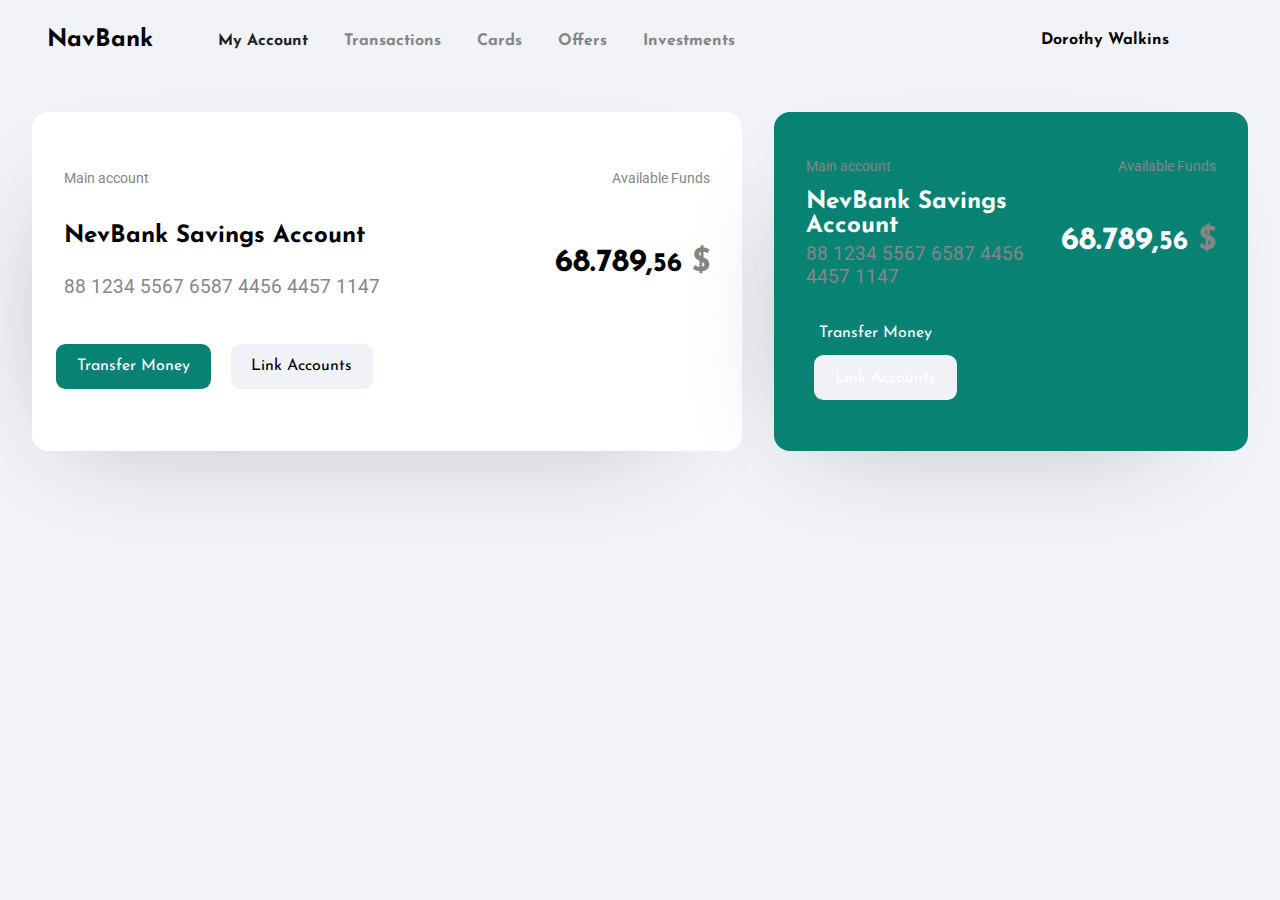
<file: nevbank/index.html>
<!DOCTYPE html>
<html lang="en">
  <head>
    <meta charset="UTF-8" />
    <meta name="viewport" content="width=device-width, initial-scale=1.0" />
    <title>Document</title>
    <link rel="stylesheet" href="style.css" />
    <link
      rel="stylesheet"
      href="https://cdnjs.cloudflare.com/ajax/libs/font-awesome/5.14.0/css/all.min.css"
      integrity="sha512-1PKOgIY59xJ8Co8+NE6FZ+LOAZKjy+KY8iq0G4B3CyeY6wYHN3yt9PW0XpSriVlkMXe40PTKnXrLnZ9+fkDaog=="
      crossorigin="anonymous"
    />
  </head>
  <body>
    <nav>
      <h3>NavBank</h3>
      <ul>
        <li><a href="#" class="active">My Account</a></li>
        <li><a href="#">Transactions</a></li>
        <li><a href="#">Cards</a></li>
        <li><a href="#">Offers</a></li>
        <li><a href="#">Investments</a></li>
      </ul>
      <ul>
        <li><a href="#"><i class="fas fa-cog"></i></a></li>
        <li><a href="#"><i class="fas fa-envelope"></i></a></li>
        <li><a href="#"><i class="fas fa-bell"></i></a></li>
      </ul>
      <h4> Dorothy Walkins</h4>
      <a href="#"><i class="fas fa-sign-out-alt"></i></a>
    </nav>
    <section class="top-card">
        <div class="card">
            <p class="card__subheading card__subheading--left">Main account</p>
            <p class="card__subheading card__subheading--right">Available Funds</p>
            <h3 class="card__heading">NevBank Savings Account</h3>
            <p class="card__account">88 1234 5567 6587 4456 4457 1147 <i class="fas fa-caret-right"></i></p>
            <h2 class="card__stat">68.789,<small>56</small> <span class="card__dollar">$</span></h2>
            <div class="card__btns">
                <a class="card__btn card__btn--primary">Transfer Money</a>
                <a class="card__btn card__btn--secondary">Link Accounts</a>
            </div>
        </div>
        <div class="card card--primary">
            <p class="card__subheading card__subheading--left">Main account</p>
            <p class="card__subheading card__subheading--right">Available Funds</p>
            <h3 class="card__heading">NevBank Savings Account</h3>
            <p class="card__account">88 1234 5567 6587 4456 4457 1147 <i class="fas fa-caret-right"></i></p>
            <h2 class="card__stat">68.789,<small>56</small> <span class="card__dollar">$</span></h2>
            <div class="card__btns">
                <a class="card__btn card__btn--primary">Transfer Money</a>
                <a class="card__btn card__btn--secondary">Link Accounts</a>
            </div>
        </div>
    </section>
  </body>
</html>
</file>
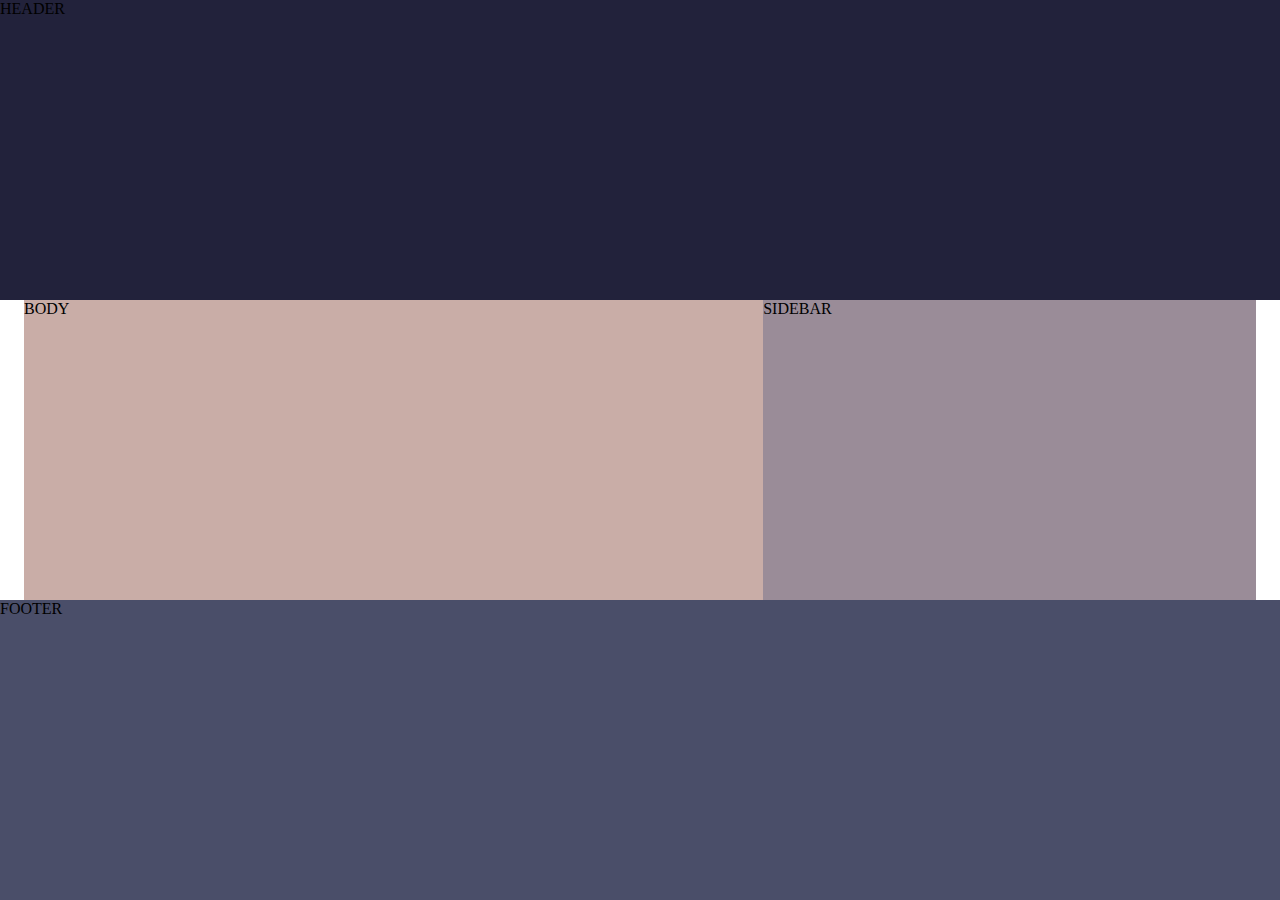
<file: gird-area.html>
<!DOCTYPE html>
<html lang="en">
  <head>
    <meta charset="UTF-8" />
    <meta name="viewport" content="width=device-width, initial-scale=1.0" />
    <title>Document</title>
    <style>
      * {
        margin: 0;
        padding: 0;
      }
      body {
        display: grid;
        min-height: 100vh;
        grid-template-columns: 1.5em 6fr 4fr 1.5em;
        grid-template-areas:
          "header header header  header"
          "...... body   sidebar ......"
          "footer footer footer  footer";
      }
      .header {
        background: #22223b;
        grid-area: header;
      }
      .footer {
        background: #4a4e69;
        grid-area: footer;
      }
      .sidebar {
        background: #9a8c98;
        grid-area: sidebar;
      }
      .body {
        background: #c9ada7;
        grid-area: body;
      }
    </style>
  </head>
  <body>
    <div class="header">HEADER</div>
    <div class="body">BODY</div>
    <div class="sidebar">SIDEBAR</div>
    <div class="footer">FOOTER</div>
  </body>
</html>
</file>
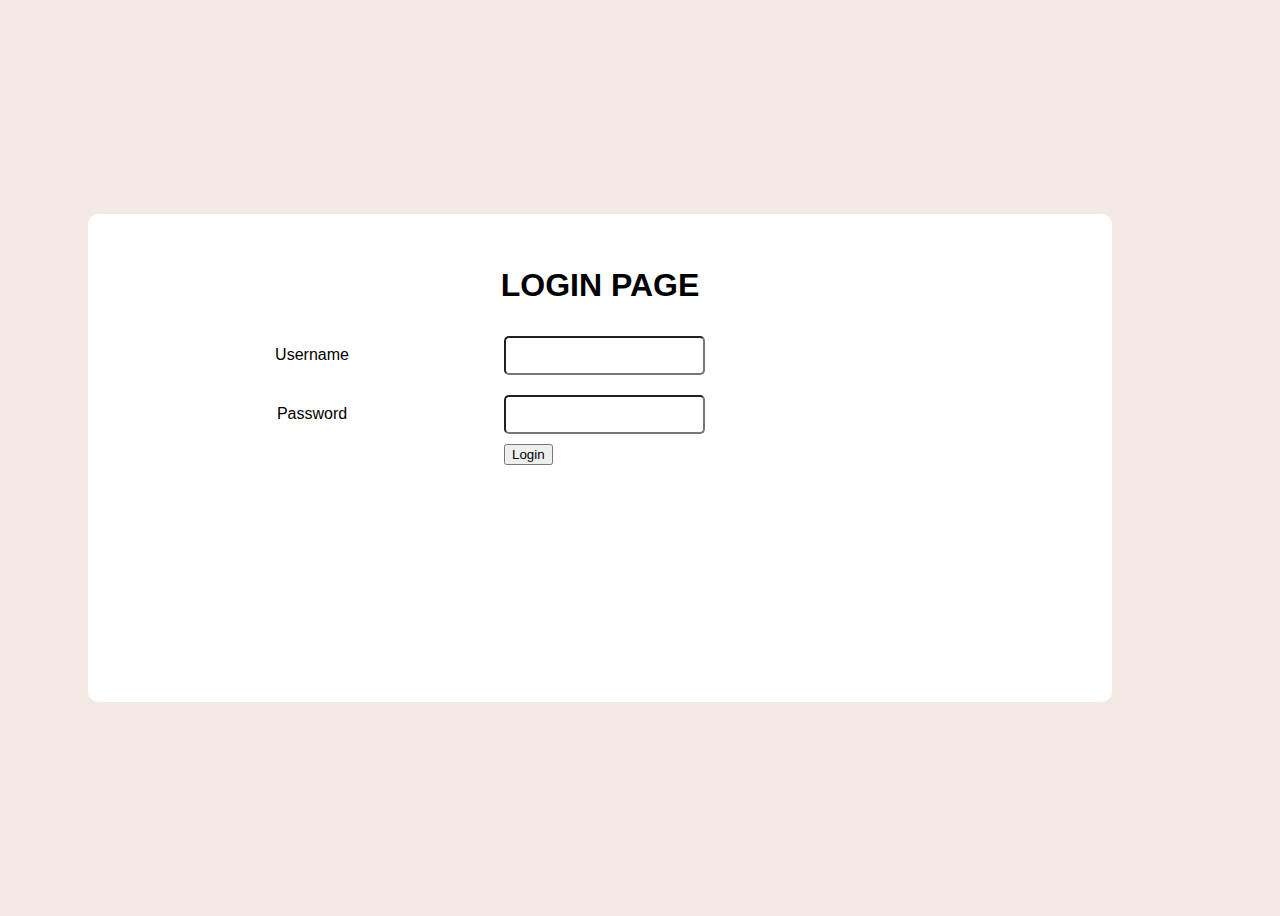
<file: login-form.html>
<!DOCTYPE html>
<html lang="en">
  <head>
    <meta charset="UTF-8" />
    <meta name="viewport" content="width=device-width, initial-scale=1.0" />
    <title>Document</title>
    <style>
      h1 {
        text-align: center;
      }
      body {
        font-family: Arial, Helvetica, sans-serif;
        display: grid;
        min-height: 100vh;
        grid-template-areas:
          ". . ."
          ". form ."
          ". . .";
        background-color: #f2e9e4;
      }
      form {
        grid-area: form;
        width: 960px;
        background-color: white;
        padding: 2em;
        border-radius: 10px;
      }
      form > div {
        grid-template-columns: 4fr 6fr;
        display: grid;
      }
      form > div input {
        justify-self: start;
        border-radius: 5px;
      }
      form > div label {
        align-self: center;
        justify-self: center;
      }
      form button {
        grid-column: 2/2;
        justify-self: start;
      }
      input {
        padding: 10px;
        margin: 10px 0;
      }
    </style>
  </head>
  <body>
    <form>
      <h1>LOGIN PAGE</h1>
      <div>
        <label>Username</label>
        <input type="text" name="username" />
      </div>
      <div>
        <label>Password</label>
        <input type="text" name="username" />
      </div>
      <div>
        <button>Login</button>
      </div>
    </form>
  </body>
</html>
</file>
<file: nevbank/style.css>
@import url("https://fonts.googleapis.com/css2?family=Mukta:wght@400;700&family=Roboto&display=swap");
@import url("https://fonts.googleapis.com/css2?family=Josefin+Sans:ital,wght@0,700;1,400&display=swap");

* {
  margin: 0;
  padding: 0;
  transition: all 300ms ease;
}

:root {
  --color-primary: #088273;
  --color-secondary: #f2f3f8;
  --color-gray: #f1f2f7;
  --color-gray-dark: rgb(134, 134, 134);
  --color-black: #1f1f1f;
  --color-black-light: #303030;

  --primary-font-family: "Josefin Sans", sans-serif;
  --secondary-font-family: "Roboto", sans-serif;
}

body {
  background: var(--color-secondary);
}
p {
  font-family: var(--secondary-font-family);
}
h1,
h2,
h3,
h4,
h5,
h6 {
  font-family: var(--primary-font-family);
}

h3 {
  font-size: 1.5em;
}

/* NAV */

nav a {
  font-family: var(--primary-font-family);
  color: var(--color-gray-dark);
  text-decoration: none;
  font-weight: bold;
  font-size: 1em;
}

nav a.active {
  color: var(--color-black);
}
nav a:hover {
  color: var(--color-black-light);
}
nav {
  display: grid;
  justify-items: center;
  align-items: center;
  grid-template-columns: 200px 2fr 1fr 150px 100px;
  height: 5em;
}
nav ul li {
  display: inline-block;
  padding: 0 1em;
}
nav i {
  color: var(--color-black);
}
nav ul {
  list-style: none;
}
/* NAV [end] */

/* CARD */
.card {
  -webkit-box-shadow: -26px 36px 118px -64px rgba(0, 0, 0, 0.31);
  -moz-box-shadow: -26px 36px 118px -64px rgba(0, 0, 0, 0.31);
  box-shadow: -26px 36px 118px -64px rgba(0, 0, 0, 0.31);
  background-color: white;
  border-radius: 1em;
  padding: 2em;
  display: grid;
  align-items: center;
  grid-template-areas:
    "sub-left sub-right"
    "heading  stats"
    "account  stats"
    "buttons  .";
}
.card__subheading {
  font-size: 0.9rem;
  color: var(--color-gray-dark);
  padding: 1em 0;
}
.card__subheading--left {
  grid-area: sub-left;
}
.card__subheading--right {
  grid-area: sub-right;
  text-align: right;
}
.card__heading {
  grid-area: heading;
  margin: 0;
}
.card__account {
  grid-area: account;
  font-size: 1.2rem;
  padding: 0.2em 0;
  color: var(--color-gray-dark);
}
.card__stat {
  grid-area: stats;
  font-size: 2em;
  text-align: right;
}
.card__dollar {
  color: var(--color-gray-dark);
}
.card__btns {
  grid-area: buttons;
  padding: 1.2em 0;
}
a.card__btn {
  display: inline-block;
  padding: 0.9em 1.3em;
  font-family: var(--primary-font-family);
  border-radius: 0.6em;
  margin: 0 0.5em;
}
a.card__btn--primary {
  background-color: var(--color-primary);
  color: white;
  margin-left: -0.5em;
}
a.card__btn--secondary {
  background-color: var(--color-gray);
}
.card--primary {
  background: var(--color-primary);
  color: white;
}
/* CARD [end] */

.top-card {
  display: grid;
  grid-template-columns: 6fr 4fr;
  grid-gap: 2em;
  padding: 2em;
}
</file>
